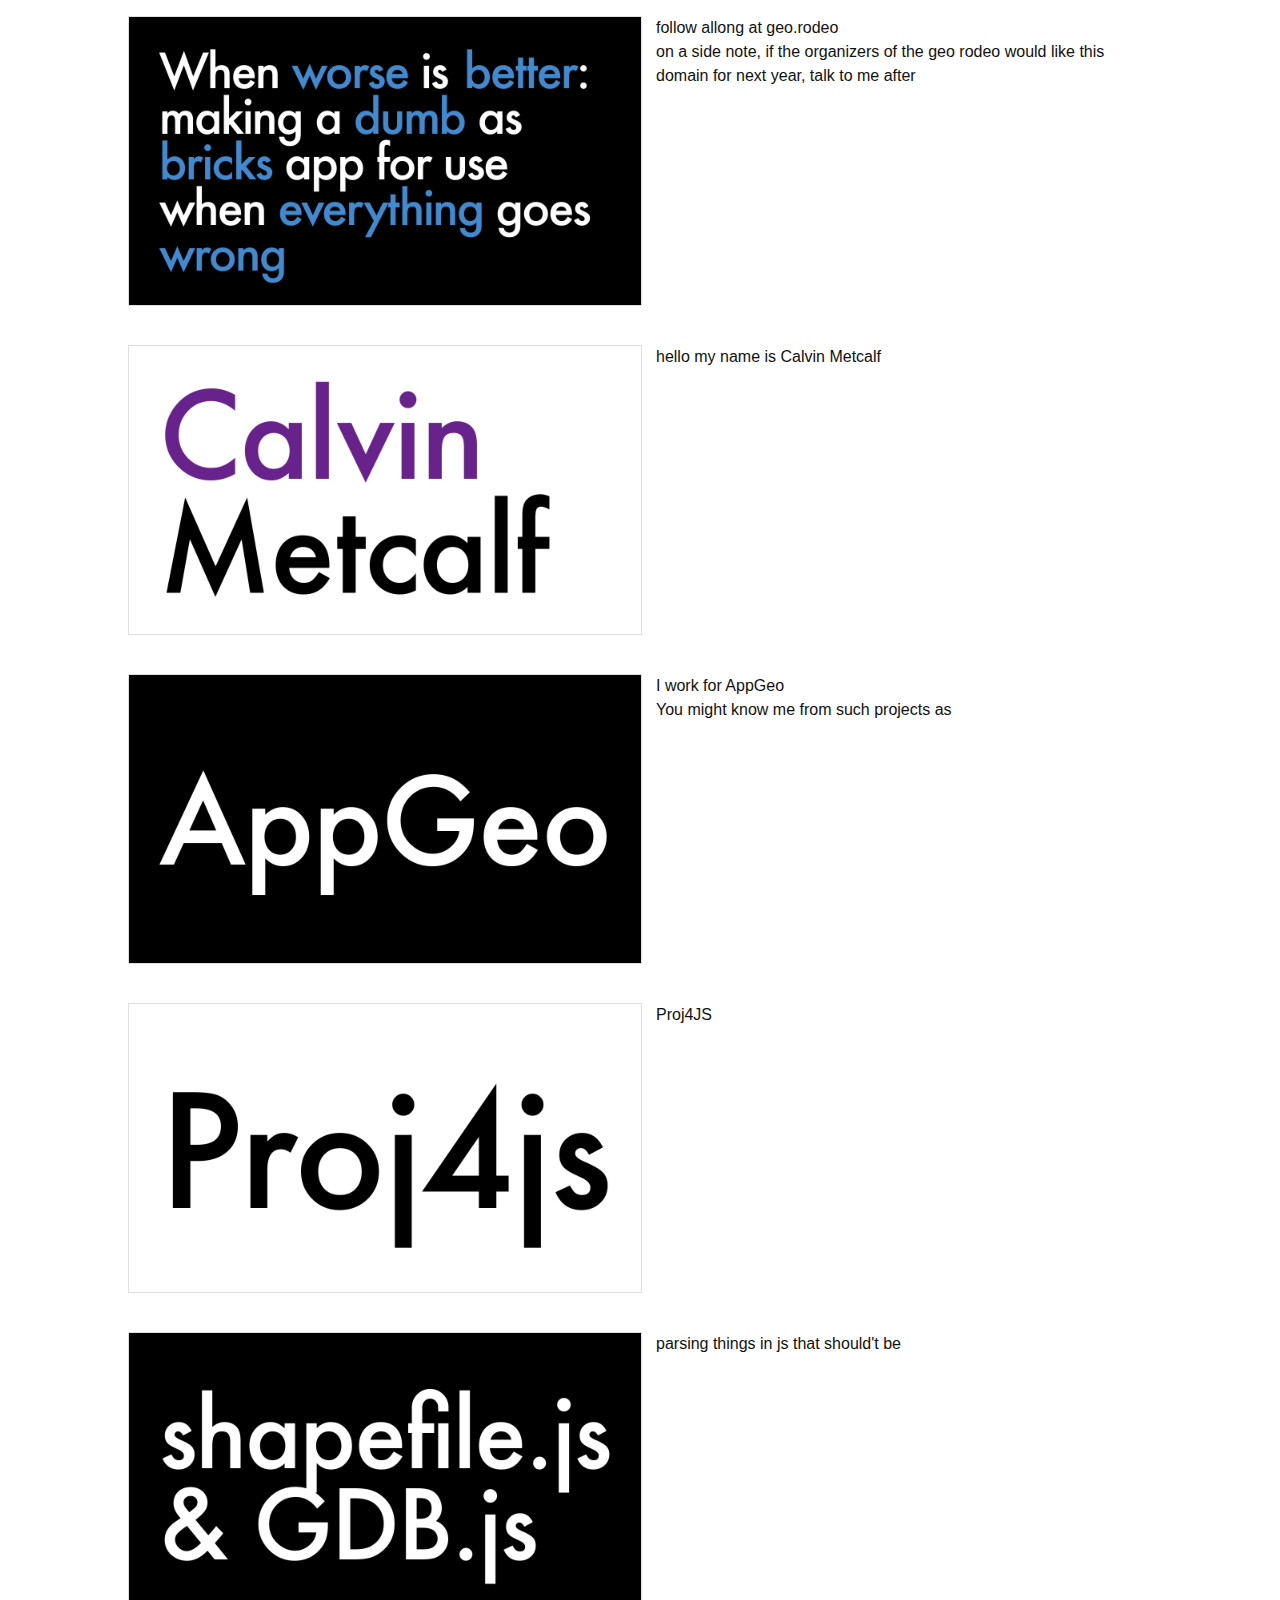
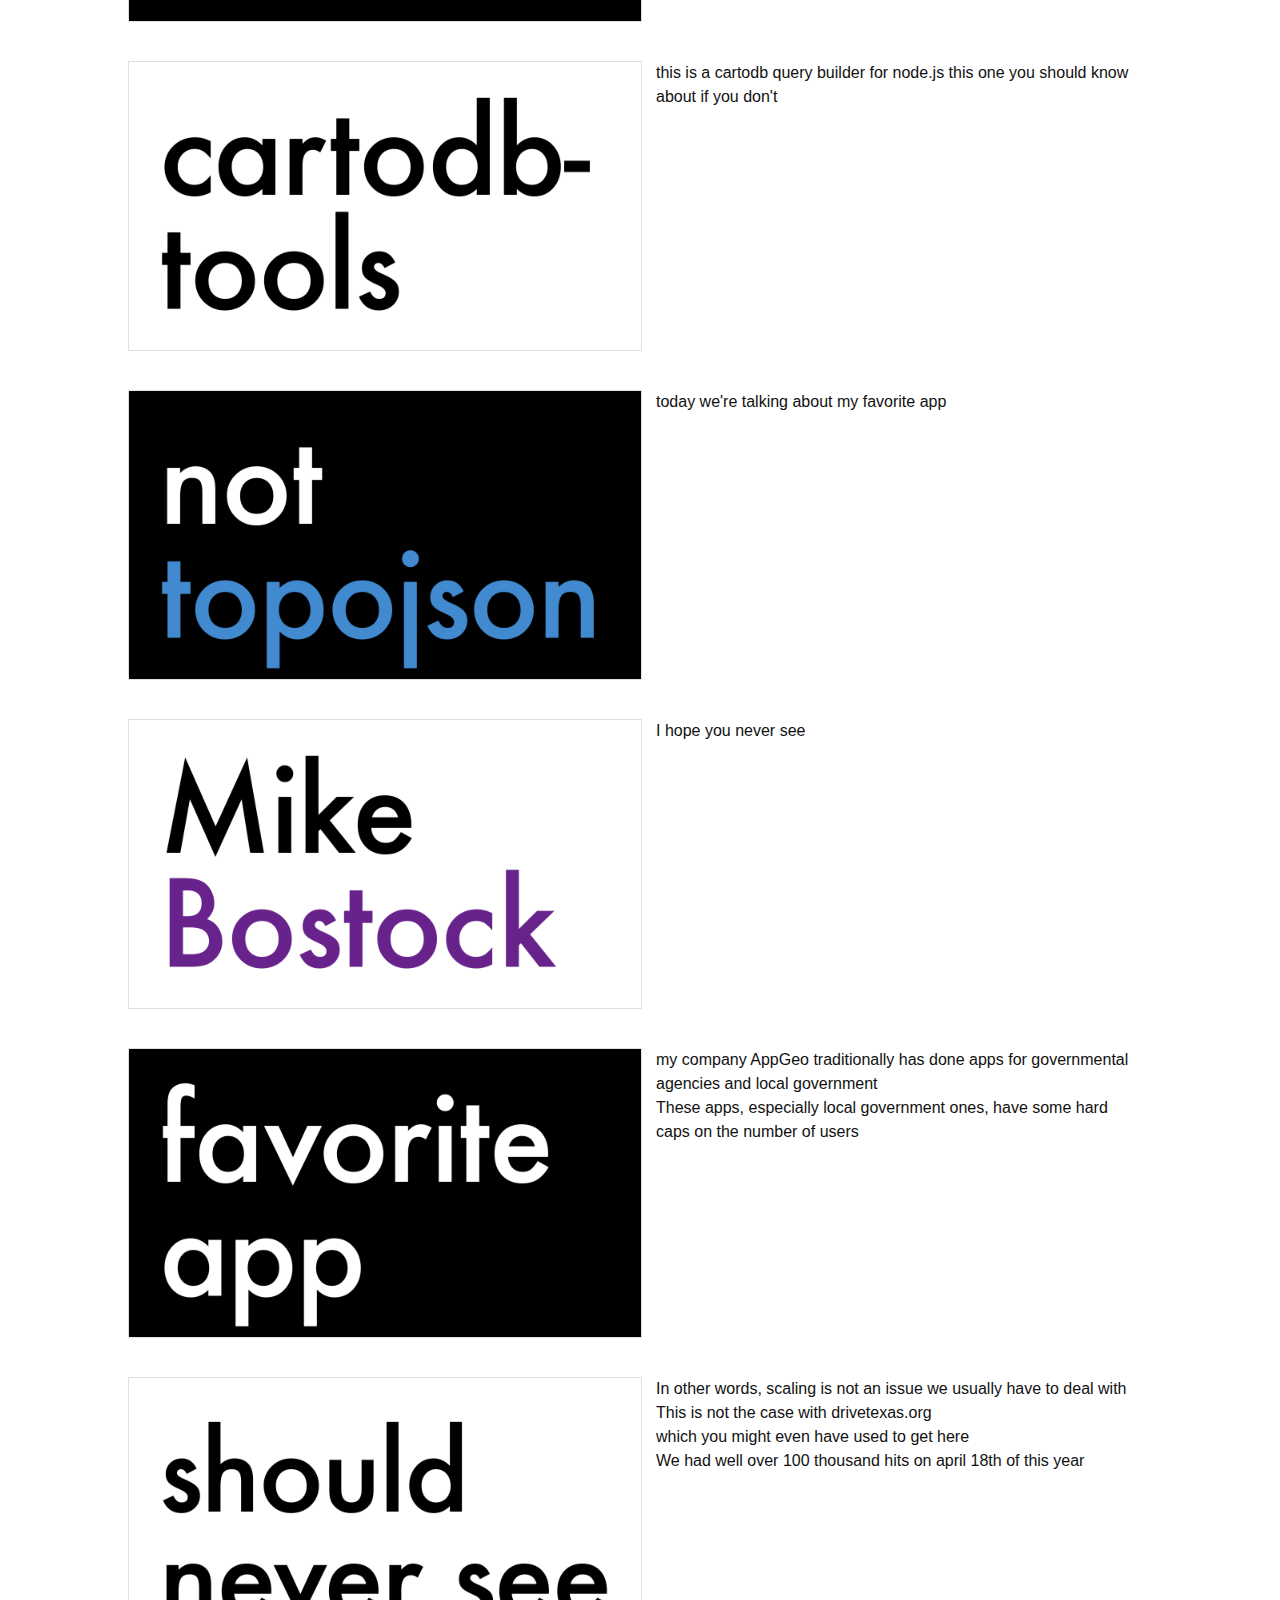
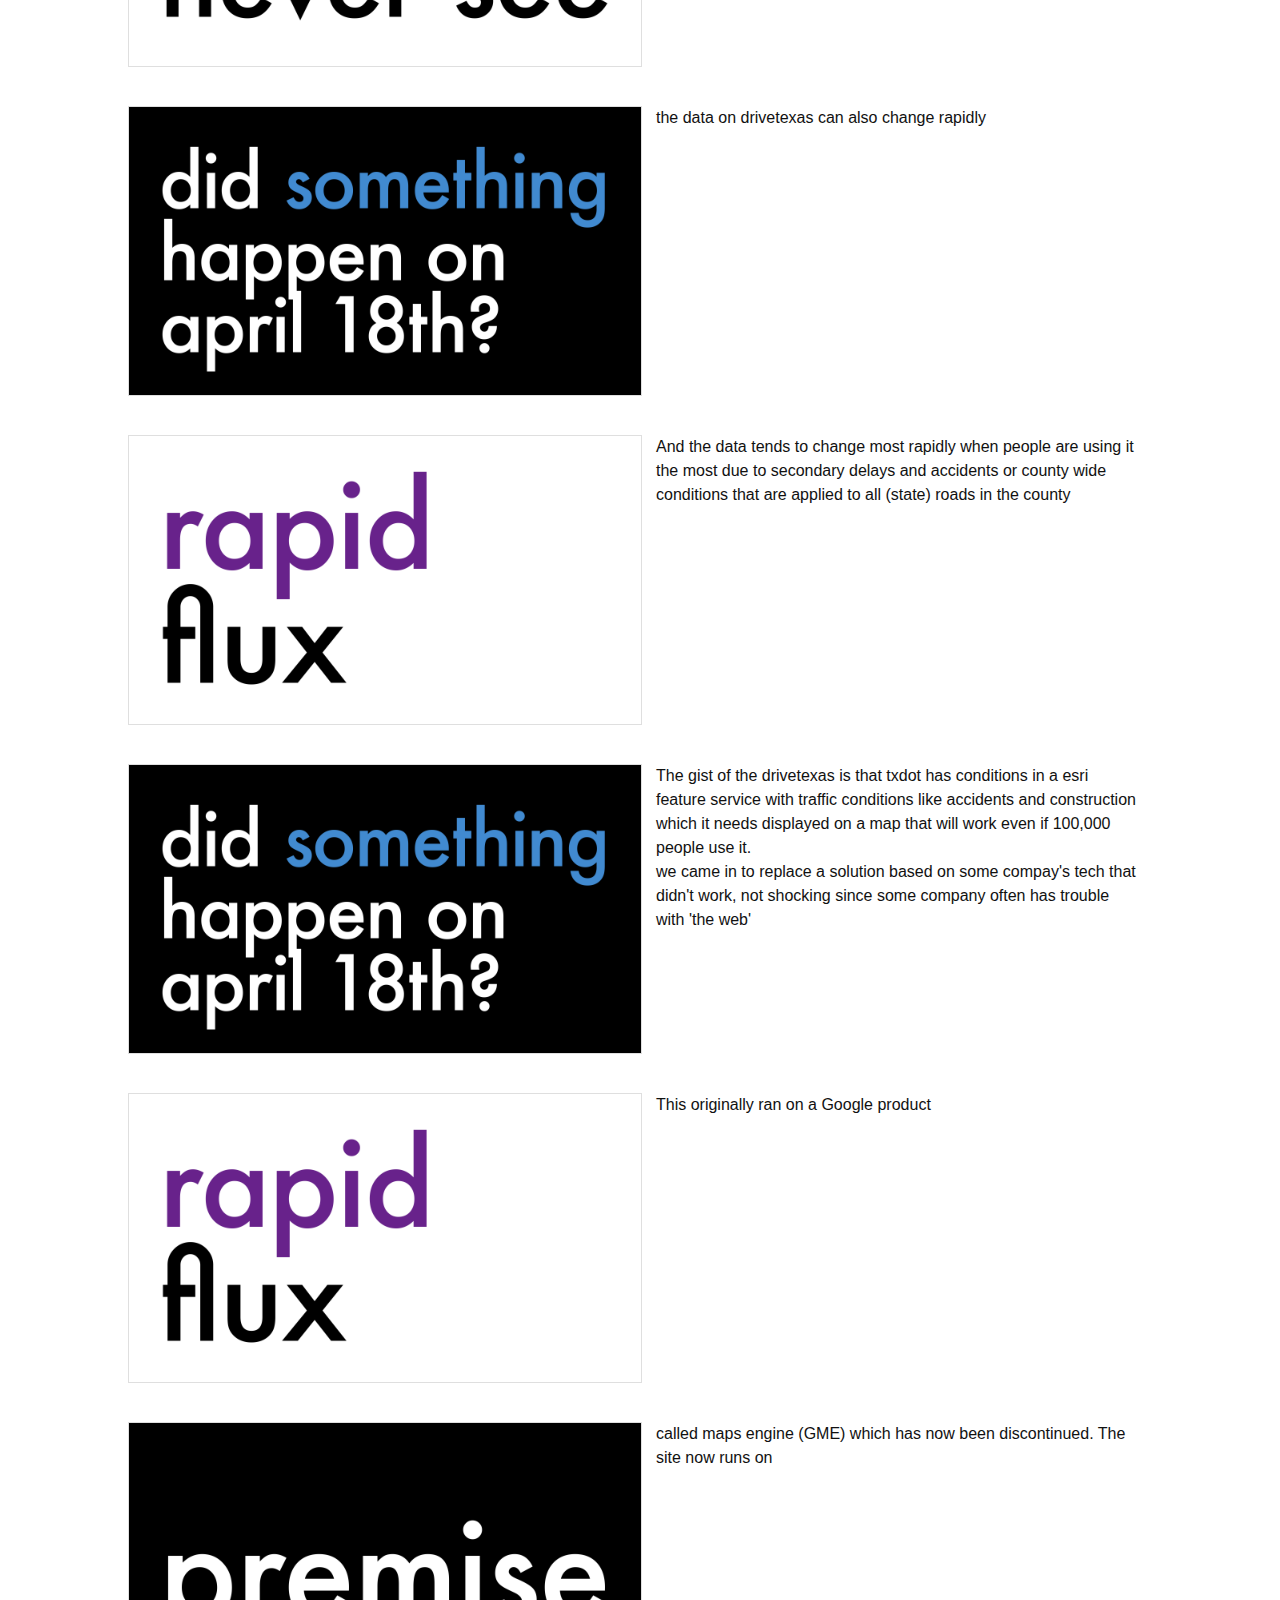
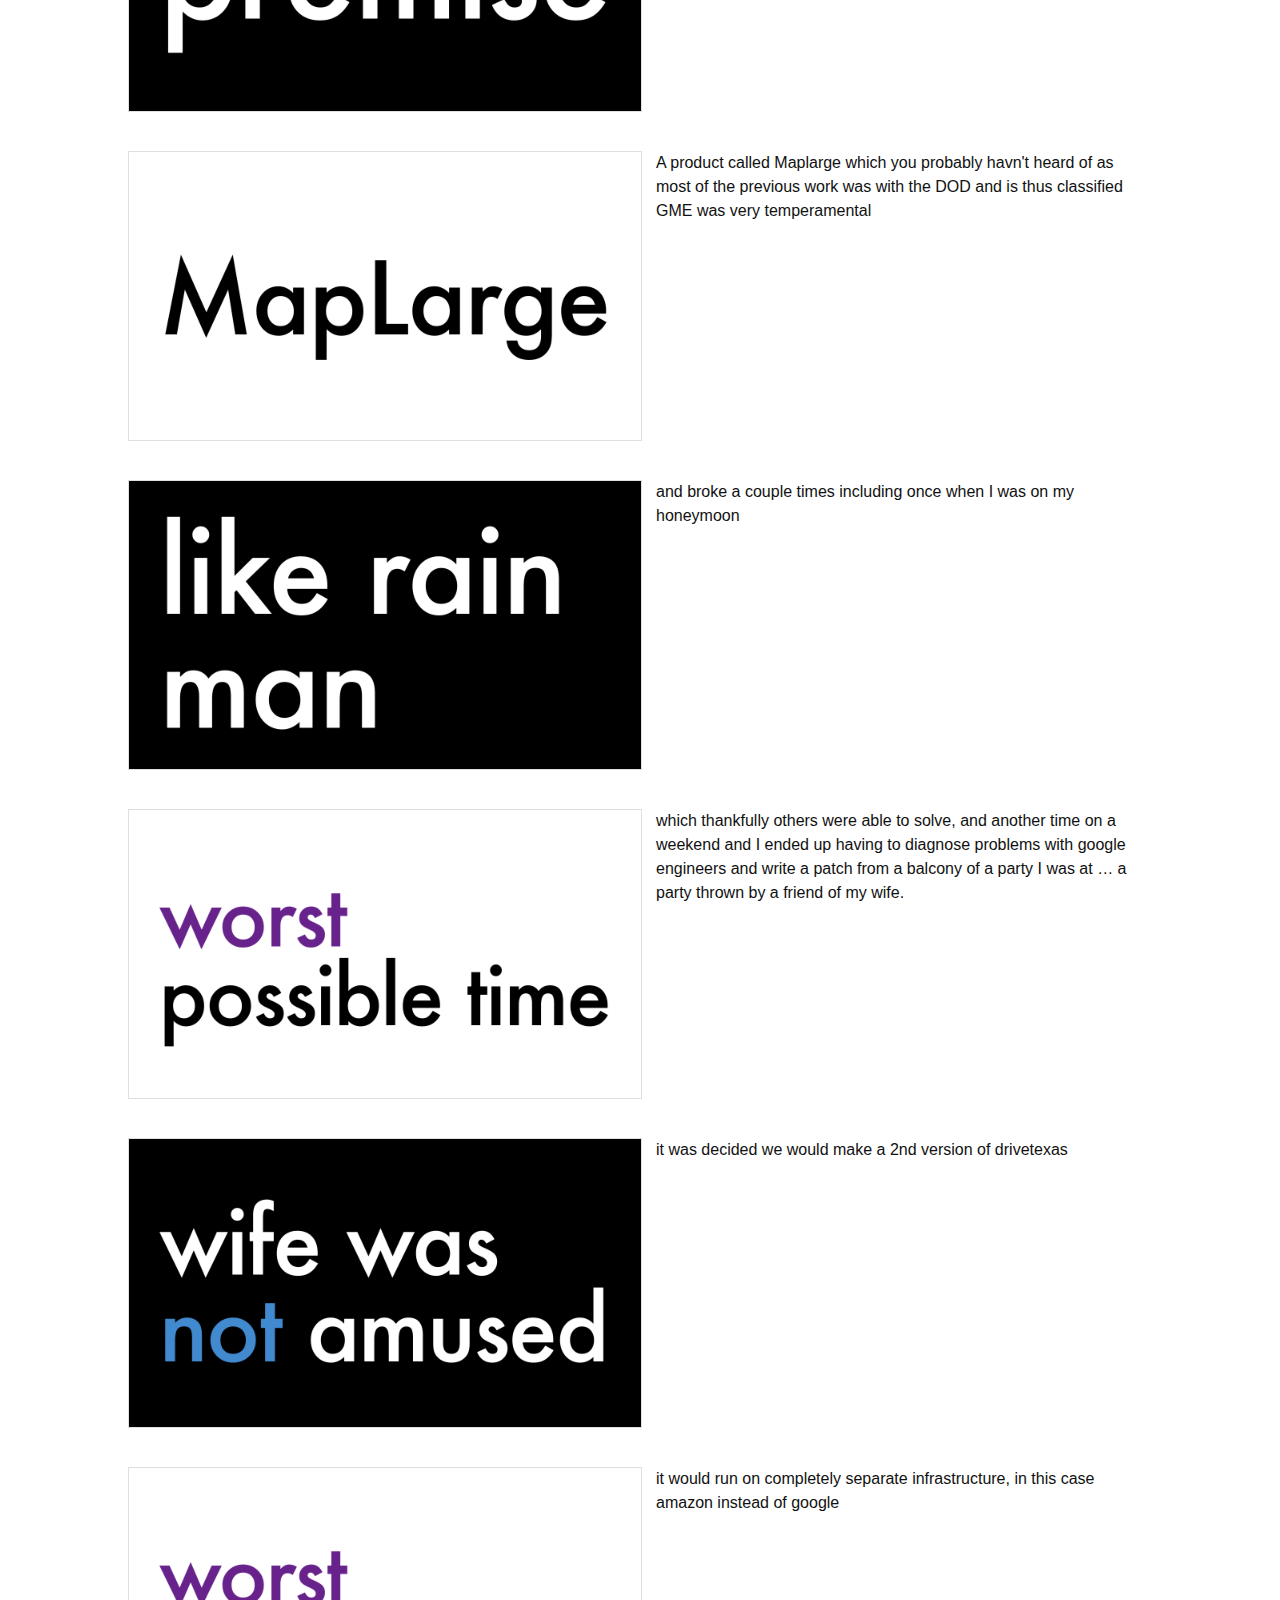
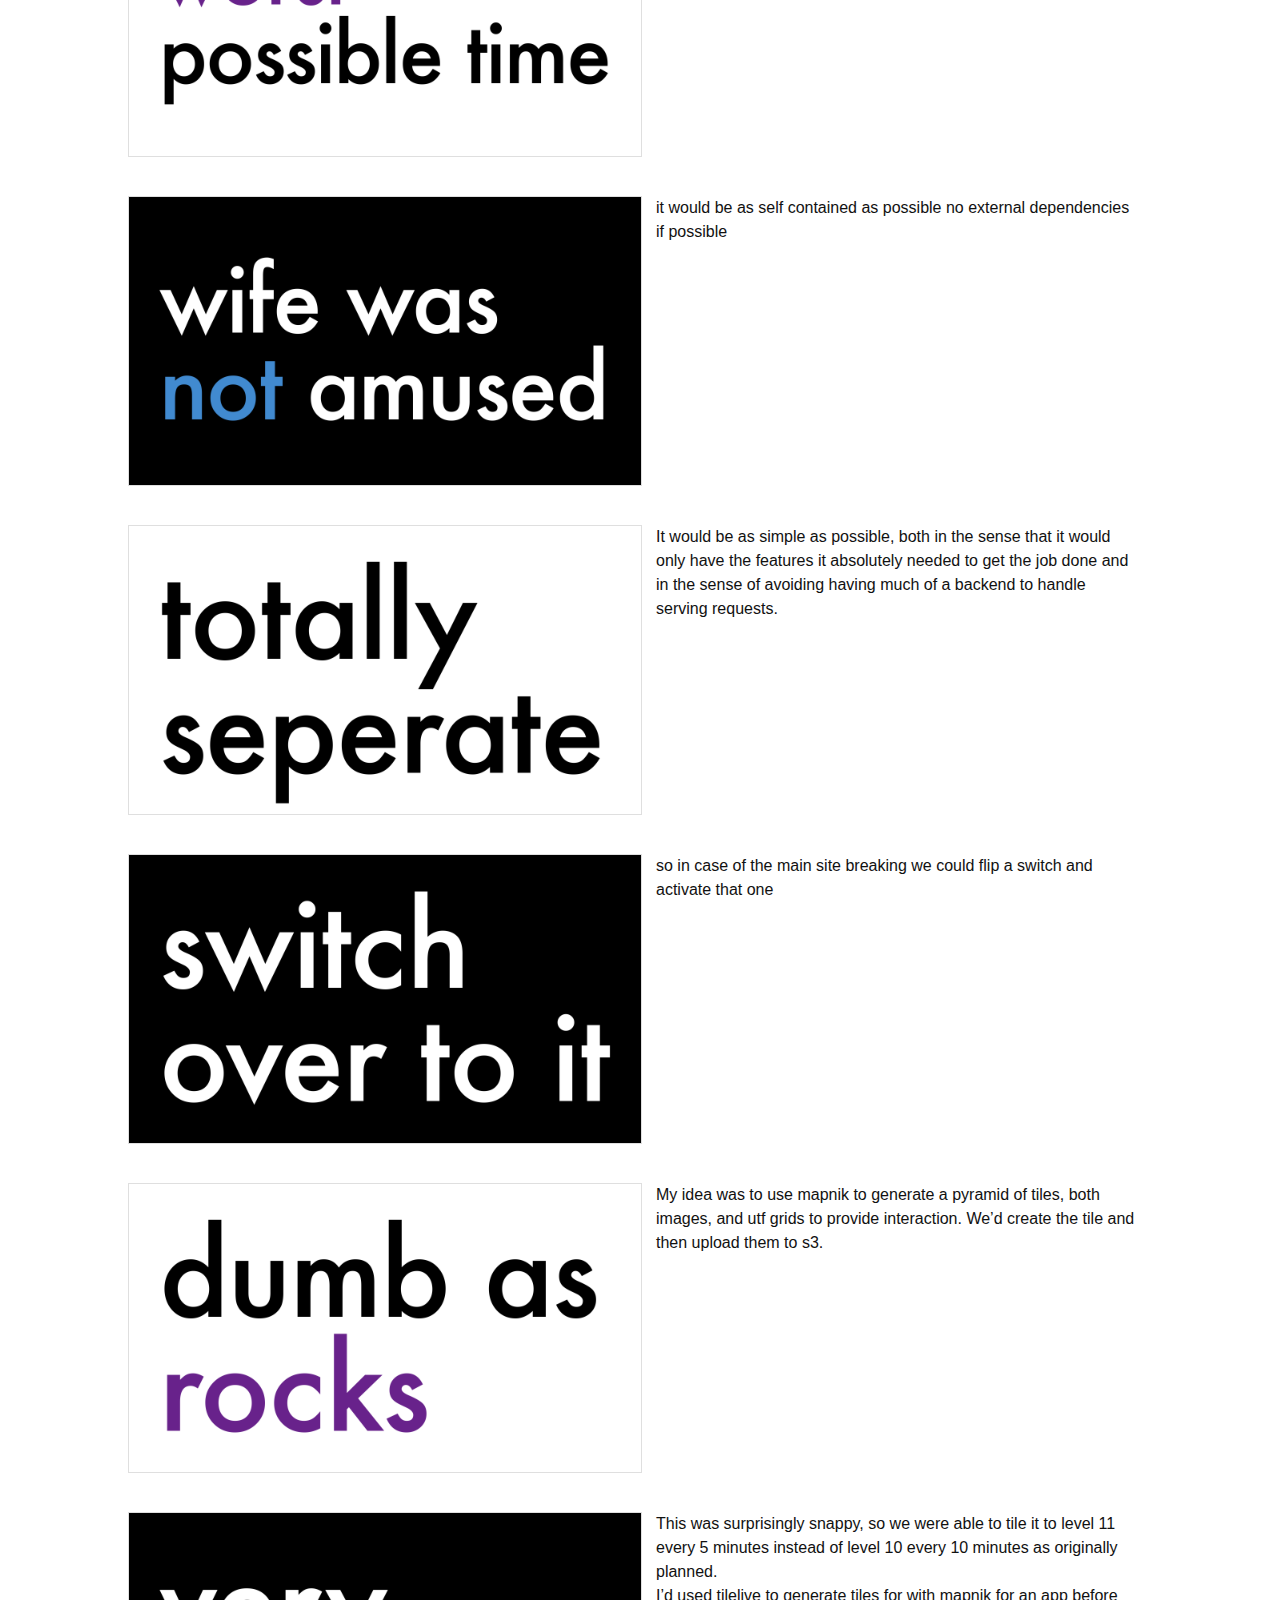
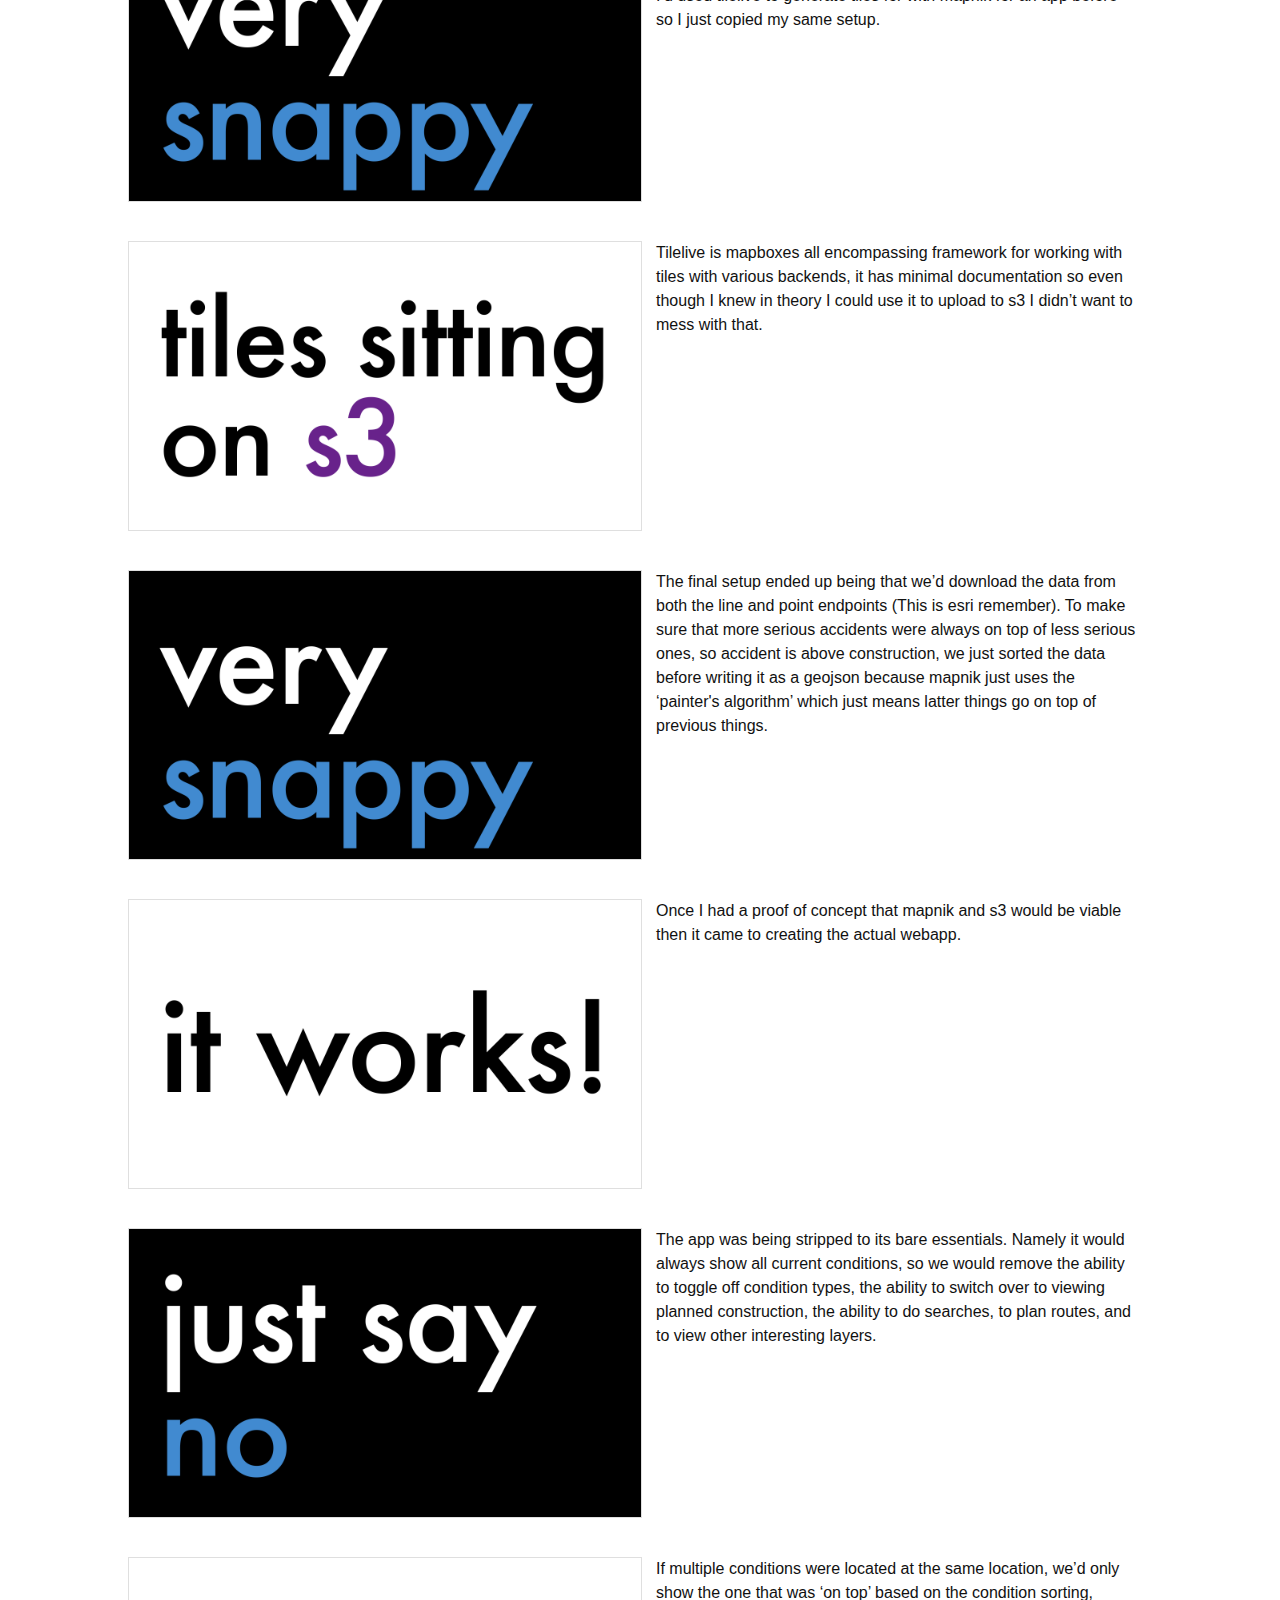
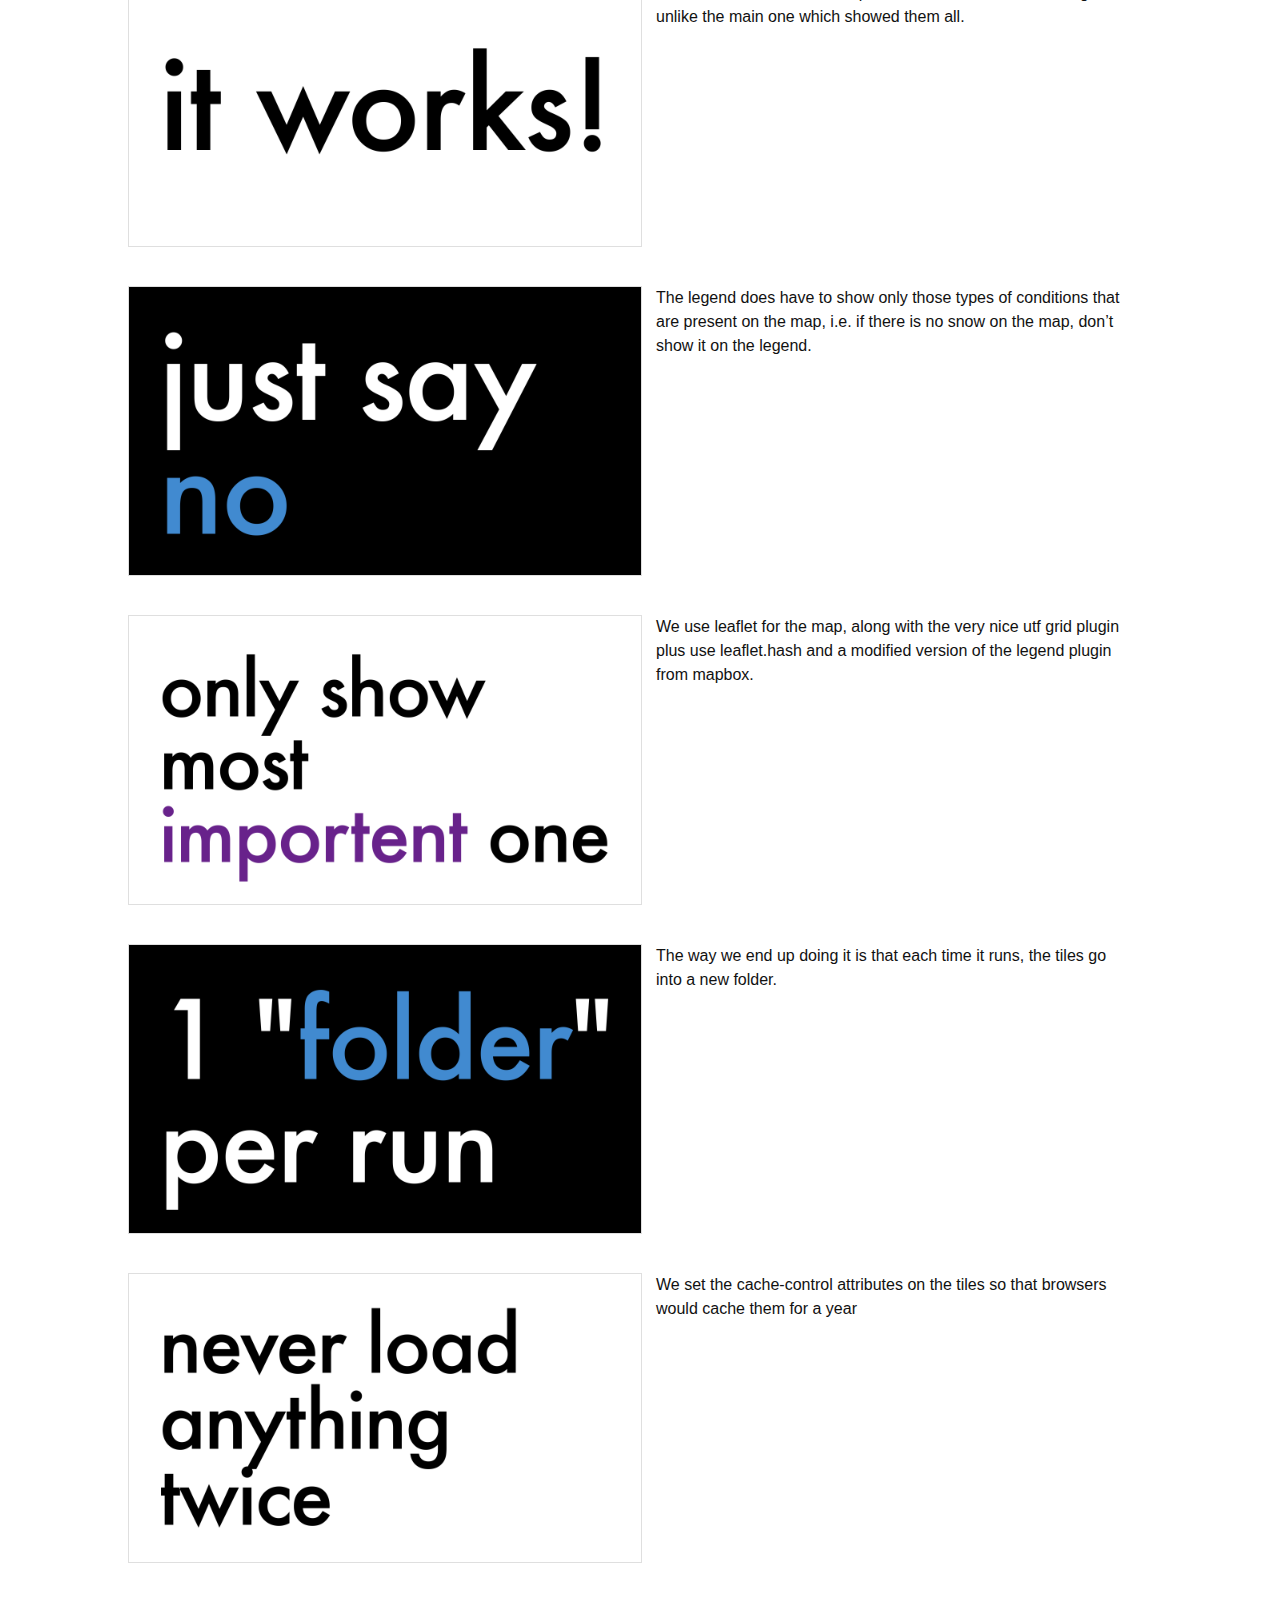
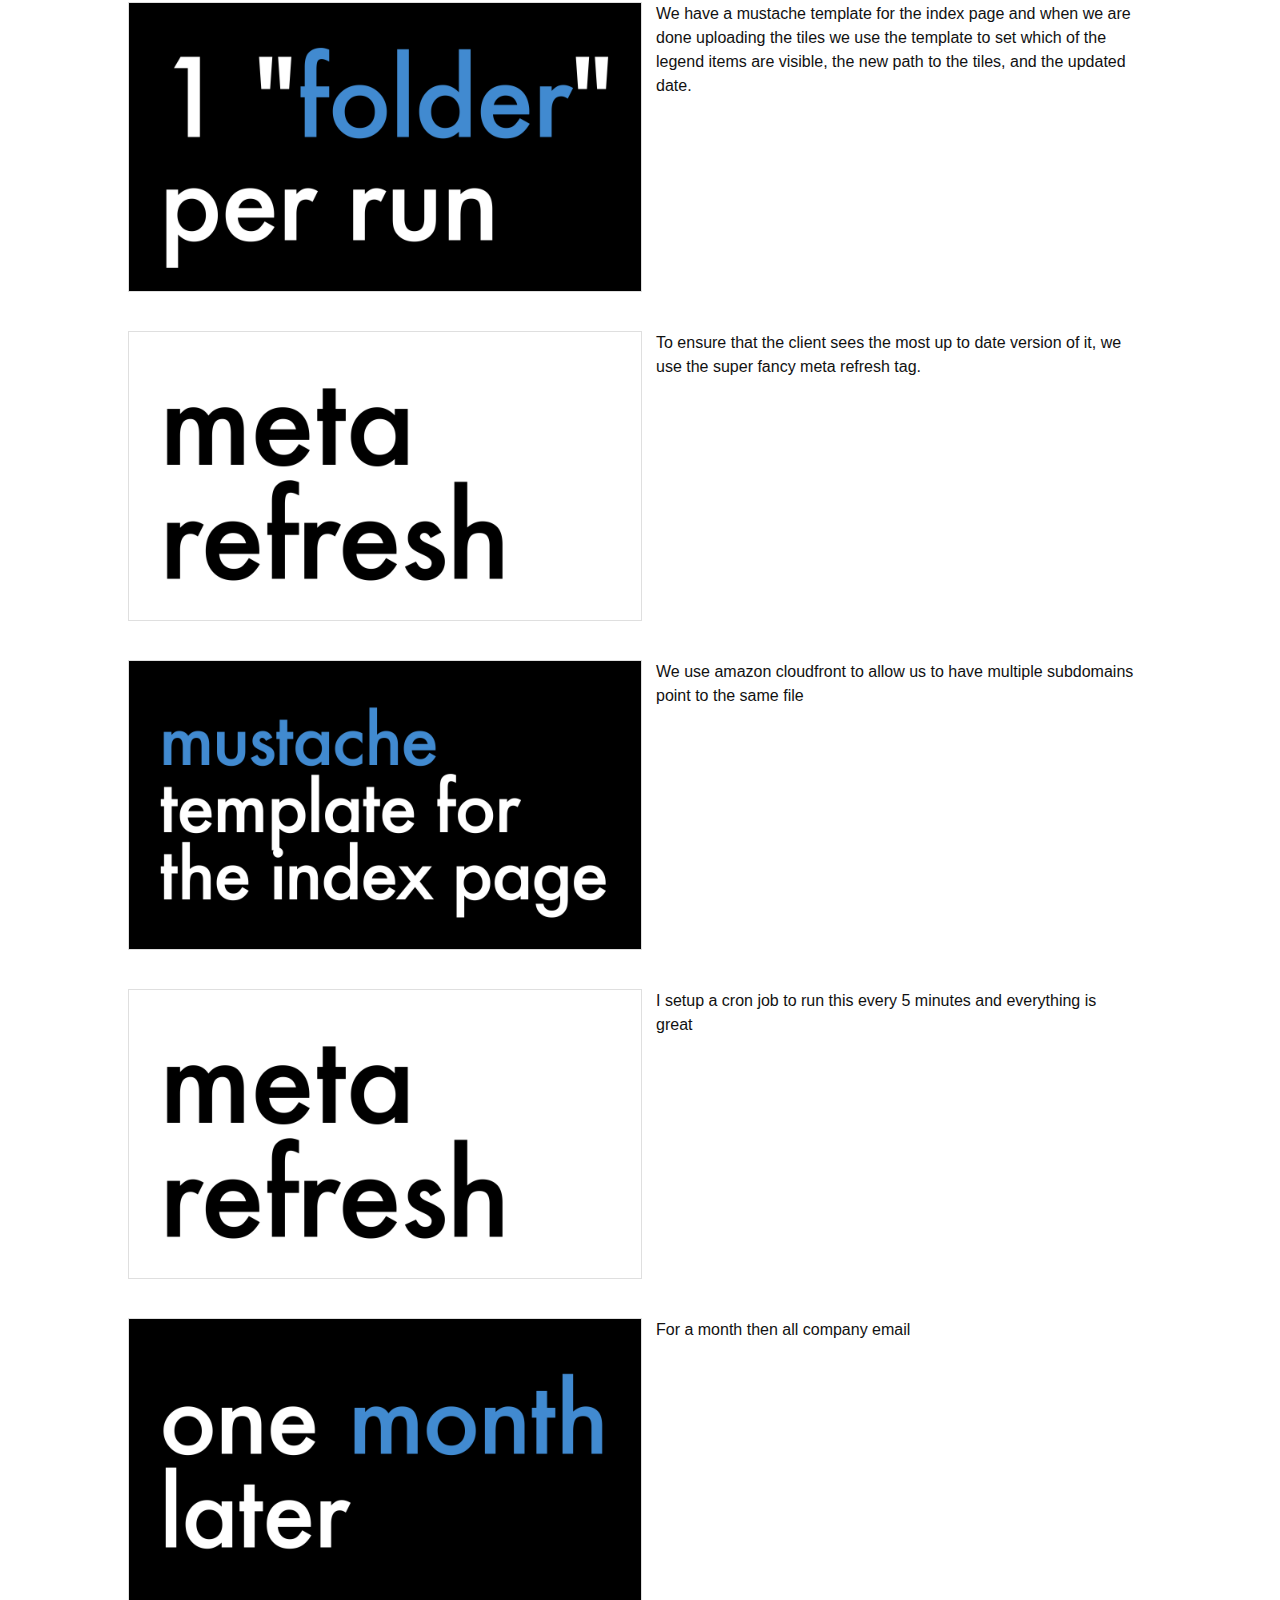
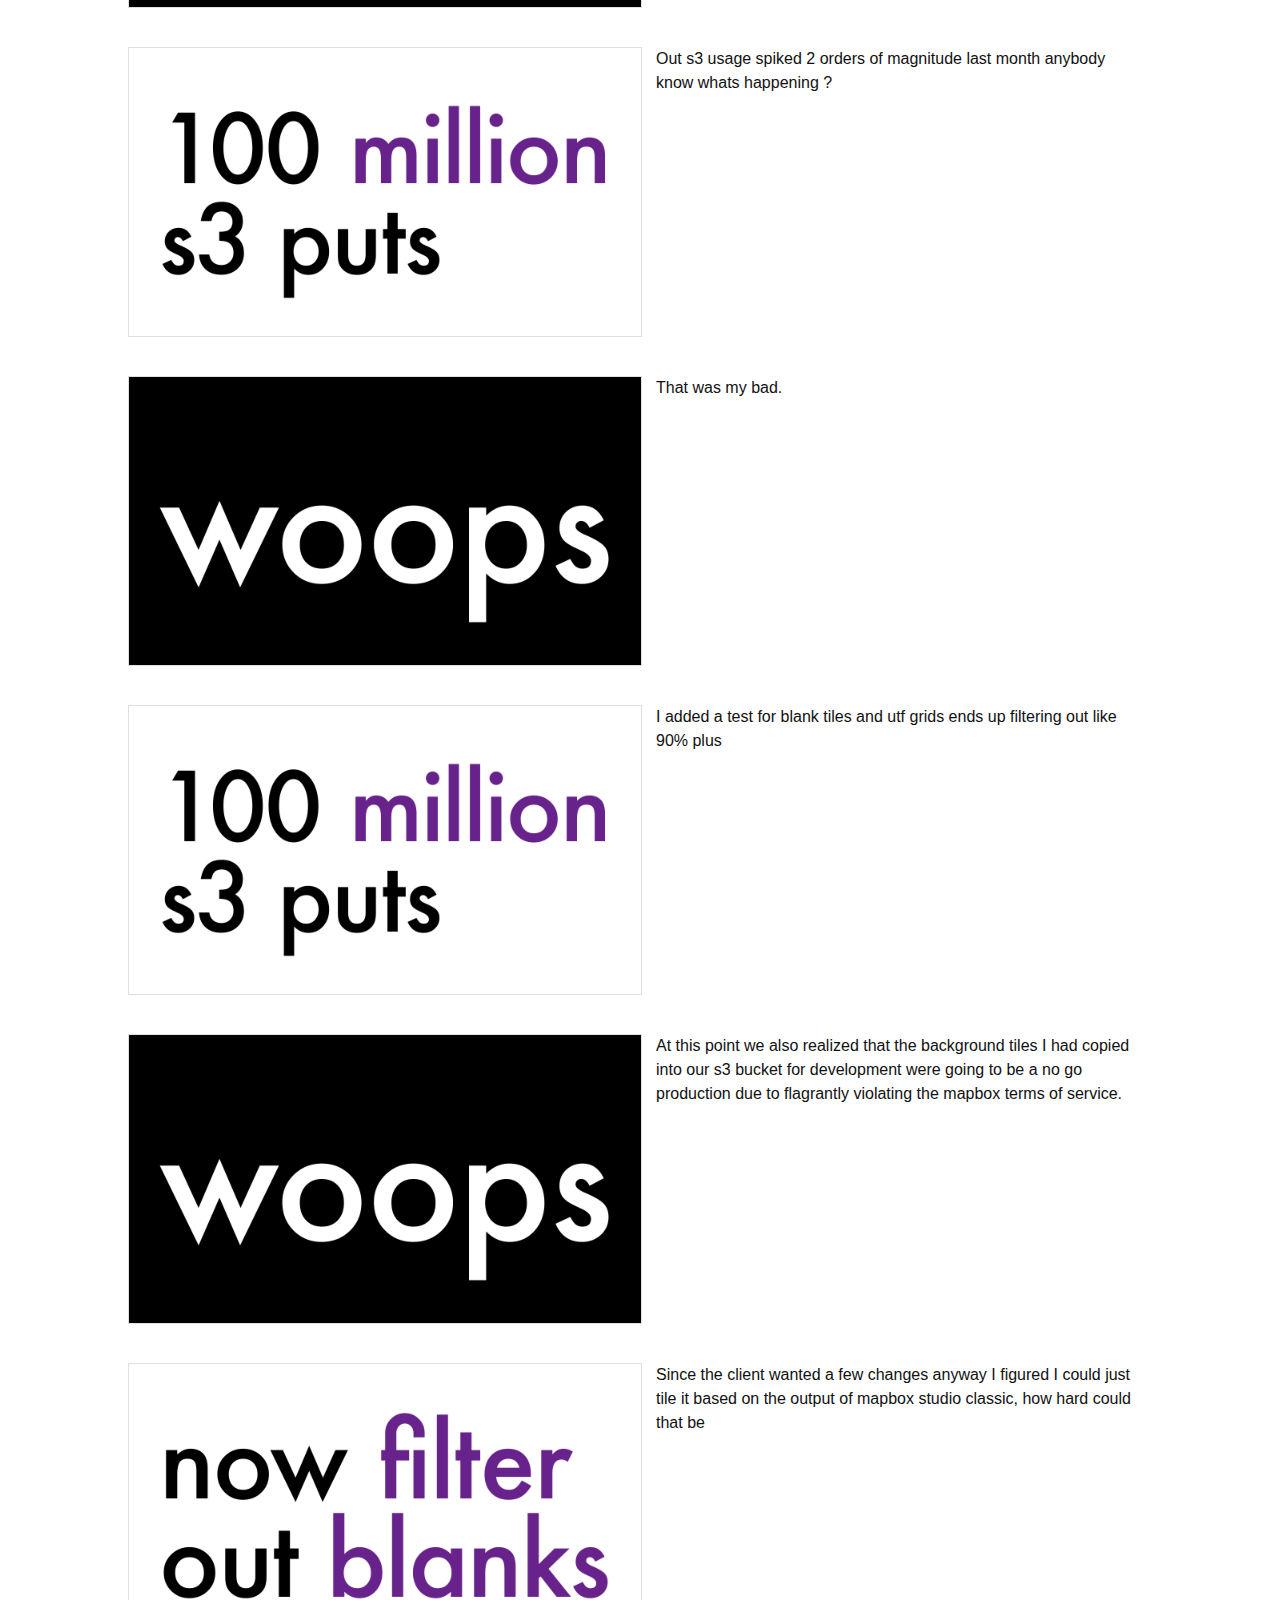
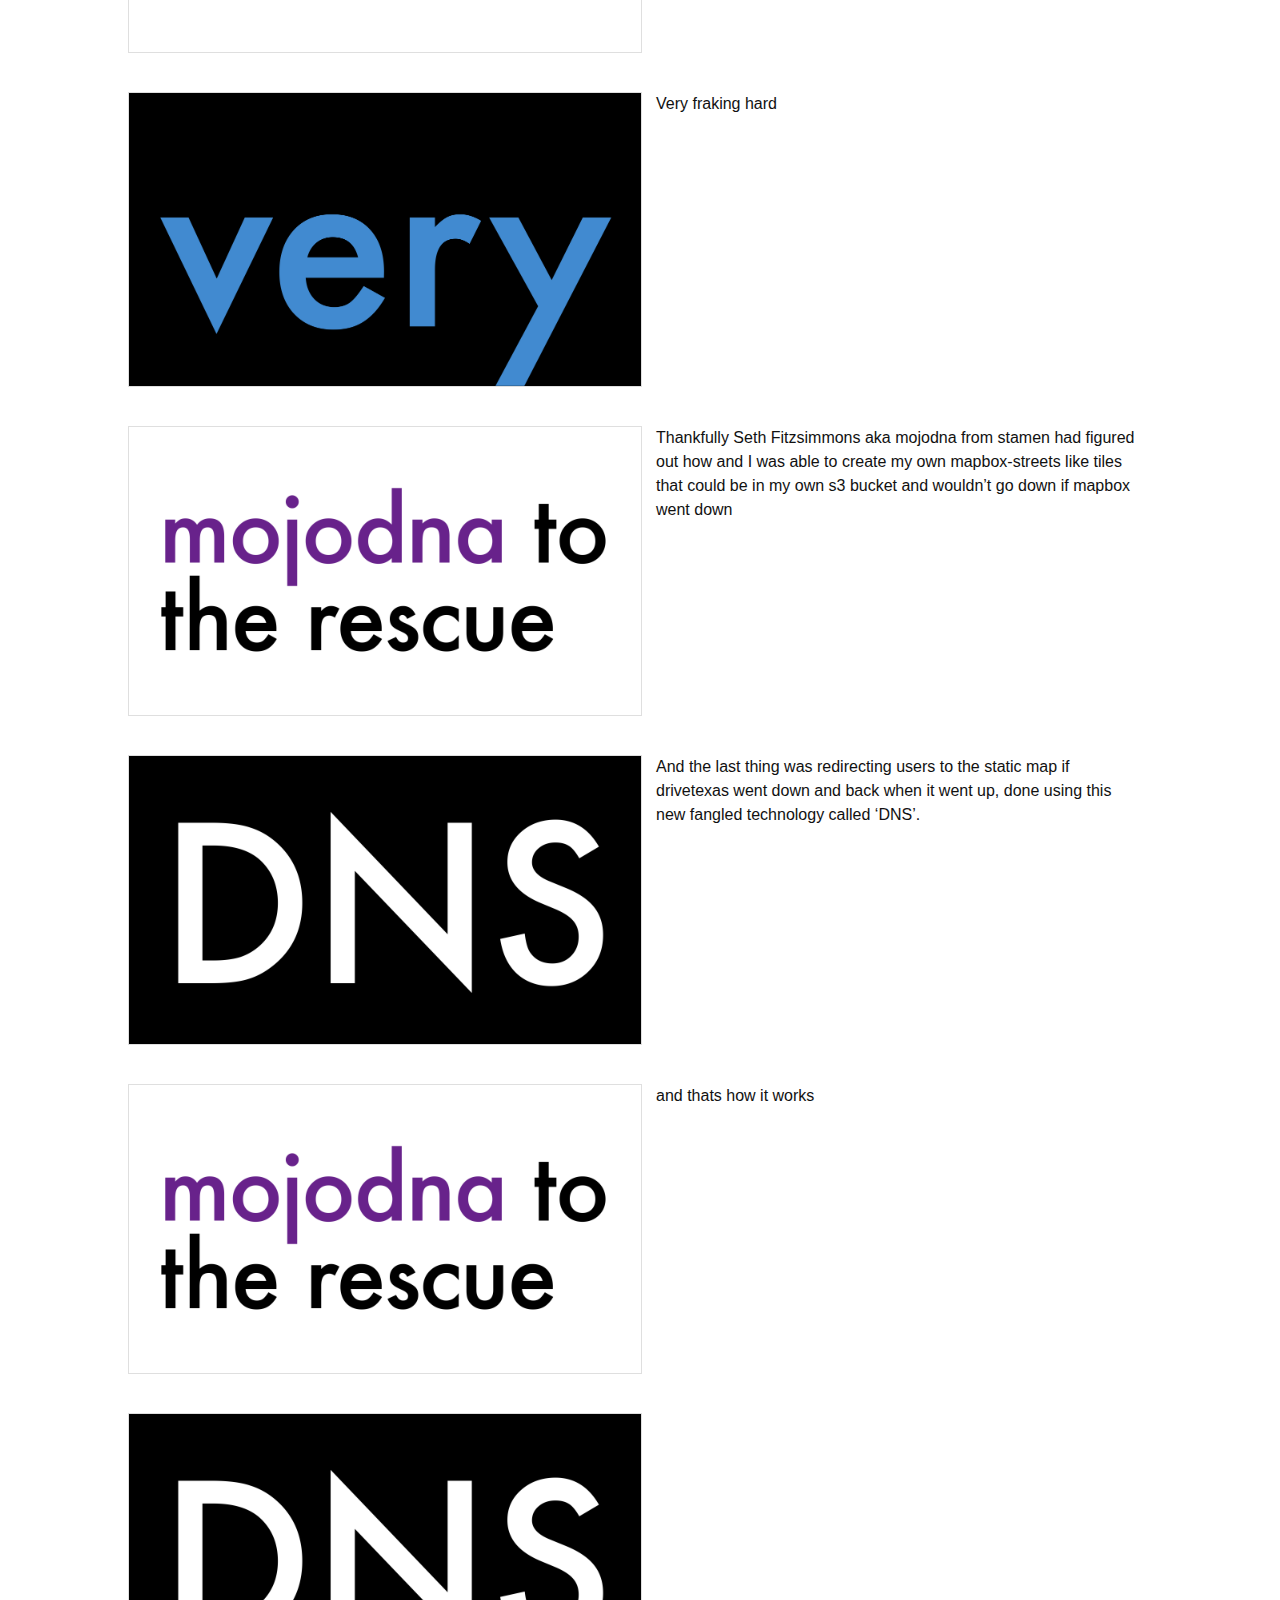
<file: printable/index.html>
<!DOCTYPE html>
<html>
<head>
  <meta http-equiv='content-type' content='text/html; charset=utf-8' />
  <title></title>
  <style>body{margin:0}img{max-width:100%}svg{max-height:100%}fieldset,input,select,textarea{font-family:inherit;font-size:1rem;box-sizing:border-box;margin-top:0;margin-bottom:0}label{vertical-align:middle}input[type=date],input[type=datetime-local],input[type=datetime],input[type=email],input[type=month],input[type=number],input[type=password],input[type=search],input[type=tel],input[type=text],input[type=time],input[type=url],input[type=week]{height:2.25rem;padding:.5rem .5rem;vertical-align:middle;-webkit-appearance:none}select{line-height:1.75;padding:.5rem .5rem}select:not([multiple]){height:2.25rem;vertical-align:middle}textarea{line-height:1.75;padding:.5rem .5rem}table{border-collapse:separate;border-spacing:0;max-width:100%;width:100%}th{text-align:left;font-weight:700}td,th{padding:.25rem 1rem;line-height:inherit}th{vertical-align:bottom}td{vertical-align:top}body{font-family:'Helvetica Neue',Helvetica,sans-serif;line-height:1.5;font-size:100%}h1,h2,h3,h4,h5,h6{font-family:'Helvetica Neue',Helvetica,sans-serif;font-weight:700;line-height:1.25;margin-top:1em;margin-bottom:.5em}p{margin-top:0;margin-bottom:1rem}dl,ol,ul{margin-top:0;margin-bottom:1rem}code,pre,samp{font-family:'Source Code Pro',Consolas,monospace;font-size:inherit}pre{margin-top:0;margin-bottom:1rem;overflow-x:scroll}h1{font-size:2rem}h2{font-size:1.5rem}h3{font-size:1.25rem}h4{font-size:1rem}h5{font-size:.875rem}h6{font-size:.75rem}body{color:#111;background-color:#fff}a{color:#0074d9;text-decoration:none}a:hover{text-decoration:underline}code,pre{background-color:transparent;border-radius:3px}hr{border:0;border-bottom-style:solid;border-bottom-width:1px;border-bottom-color:rgba(0,0,0,.125)}.field{border-style:solid;border-width:1px;border-color:rgba(0,0,0,.125);border-radius:3px}.field.is-focused,.field:focus{outline:0;border-color:#0074d9;box-shadow:0 0 0 2px rgba(0,116,217,.5)}.field.is-disabled,.field:disabled{background-color:rgba(0,0,0,.125);opacity:.5}.field.is-read-only,.field:read-only:not(select){background-color:rgba(0,0,0,.125)}.field.is-success{border-color:#2ecc40}.field.is-success.is-focused,.field.is-success:focus{box-shadow:0 0 0 2px rgba(46,204,64,.5)}.field.is-warning{border-color:#ffdc00}.field.is-warning.is-focused,.field.is-warning:focus{box-shadow:0 0 0 2px rgba(255,220,0,.5)}.field.is-error,.field:invalid{border-color:#ff4136}.field.is-error.is-focused,.field.is-error:focus,.field:invalid.is-focused,.field:invalid:focus{box-shadow:0 0 0 2px rgba(255,65,54,.5)}.table-light td,.table-light th{border-bottom-width:1px;border-bottom-style:solid;border-bottom-color:rgba(0,0,0,.125)}.table-light tr:last-child td{border-bottom:0}.btn{font-family:inherit;font-size:inherit;font-weight:700;text-decoration:none;cursor:pointer;display:inline-block;line-height:1.125rem;padding:.5rem 1rem;margin:0;height:auto;border:1px solid transparent;vertical-align:middle;-webkit-appearance:none;color:inherit;background-color:transparent}.btn:hover{text-decoration:none}.btn:focus{outline:0;border-color:rgba(0,0,0,.125);box-shadow:0 0 0 3px rgba(0,0,0,.25)}::-moz-focus-inner{border:0;padding:0}.btn-primary{color:#fff;background-color:#0074d9;border-radius:3px}.btn-primary:hover{box-shadow:inset 0 0 0 20rem rgba(0,0,0,.0625)}.btn-primary:active{box-shadow:inset 0 0 0 20rem rgba(0,0,0,.125),inset 0 3px 4px 0 rgba(0,0,0,.25),0 0 1px rgba(0,0,0,.125)}.btn-primary.is-disabled,.btn-primary:disabled{opacity:.5}.btn-outline,.btn-outline:hover{border-color:currentcolor}.btn-outline{border-radius:3px}.btn-outline:hover{box-shadow:inset 0 0 0 20rem rgba(0,0,0,.0625)}.btn-outline:active{box-shadow:inset 0 0 0 20rem rgba(0,0,0,.125),inset 0 3px 4px 0 rgba(0,0,0,.25),0 0 1px rgba(0,0,0,.125)}.btn-outline.is-disabled,.btn-outline:disabled{opacity:.5}.h1{font-size:2rem}.h2{font-size:1.5rem}.h3{font-size:1.25rem}.h4{font-size:1rem}.h5{font-size:.875rem}.h6{font-size:.75rem}.bold{font-weight:700}.regular{font-weight:400}.italic{font-style:italic}.caps{text-transform:uppercase;letter-spacing:.2em}.left-align{text-align:left}.center{text-align:center}.right-align{text-align:right}.justify{text-align:justify}.nowrap{white-space:nowrap}.break-word{word-wrap:break-word}.truncate{max-width:100%;overflow:hidden;text-overflow:ellipsis;white-space:nowrap}.list-reset{list-style:none;padding-left:0}.inline{display:inline}.block{display:block}.inline-block{display:inline-block}.table{display:table}.table-cell{display:table-cell}.overflow-hidden{overflow:hidden}.overflow-scroll{overflow:scroll}.overflow-auto{overflow:auto}.clearfix:after,.clearfix:before{content:" ";display:table}.clearfix:after{clear:both}.left{float:left}.right{float:right}.fit{max-width:100%}.border-box{box-sizing:border-box}.align-baseline{vertical-align:baseline}.align-top{vertical-align:top}.align-middle{vertical-align:middle}.align-bottom{vertical-align:bottom}.m0{margin:0}.mt0{margin-top:0}.mr0{margin-right:0}.mb0{margin-bottom:0}.ml0{margin-left:0}.m1{margin:.5rem}.mt1{margin-top:.5rem}.mr1{margin-right:.5rem}.mb1{margin-bottom:.5rem}.ml1{margin-left:.5rem}.m2{margin:1rem}.mt2{margin-top:1rem}.mr2{margin-right:1rem}.mb2{margin-bottom:1rem}.ml2{margin-left:1rem}.m3{margin:2rem}.mt3{margin-top:2rem}.mr3{margin-right:2rem}.mb3{margin-bottom:2rem}.ml3{margin-left:2rem}.m4{margin:4rem}.mt4{margin-top:4rem}.mr4{margin-right:4rem}.mb4{margin-bottom:4rem}.ml4{margin-left:4rem}.mxn1{margin-left:-.5rem;margin-right:-.5rem}.mxn2{margin-left:-1rem;margin-right:-1rem}.mxn3{margin-left:-2rem;margin-right:-2rem}.mxn4{margin-left:-4rem;margin-right:-4rem}.mx-auto{margin-left:auto;margin-right:auto}.p0{padding:0}.p1{padding:.5rem}.py1{padding-top:.5rem;padding-bottom:.5rem}.px1{padding-left:.5rem;padding-right:.5rem}.p2{padding:1rem}.py2{padding-top:1rem;padding-bottom:1rem}.px2{padding-left:1rem;padding-right:1rem}.p3{padding:2rem}.py3{padding-top:2rem;padding-bottom:2rem}.px3{padding-left:2rem;padding-right:2rem}.p4{padding:4rem}.py4{padding-top:4rem;padding-bottom:4rem}.px4{padding-left:4rem;padding-right:4rem}.relative{position:relative}.absolute{position:absolute}.fixed{position:fixed}.top-0{top:0}.right-0{right:0}.bottom-0{bottom:0}.left-0{left:0}.z1{z-index:1}.z2{z-index:2}.z3{z-index:3}.z4{z-index:4}.lg-show,.md-show,.sm-show{display:none!important}@media (min-width:40em){.sm-show{display:block!important}}@media (min-width:52em){.md-show{display:block!important}}@media (min-width:64em){.lg-show{display:block!important}}@media (min-width:40em){.sm-hide{display:none!important}}@media (min-width:52em){.md-hide{display:none!important}}@media (min-width:64em){.lg-hide{display:none!important}}.display-none{display:none!important}.hide{position:absolute!important;height:1px;width:1px;overflow:hidden;clip:rect(1px,1px,1px,1px)}.container{max-width:64em;margin-left:auto;margin-right:auto}.col{float:left;box-sizing:border-box}.col-right{float:right;box-sizing:border-box}.col-1{width:8.33333%}.col-2{width:16.66667%}.col-3{width:25%}.col-4{width:33.33333%}.col-5{width:41.66667%}.col-6{width:50%}.col-7{width:58.33333%}.col-8{width:66.66667%}.col-9{width:75%}.col-10{width:83.33333%}.col-11{width:91.66667%}.col-12{width:100%}@media (min-width:40em){.sm-col{float:left;box-sizing:border-box}.sm-col-right{float:right;box-sizing:border-box}.sm-col-1{width:8.33333%}.sm-col-2{width:16.66667%}.sm-col-3{width:25%}.sm-col-4{width:33.33333%}.sm-col-5{width:41.66667%}.sm-col-6{width:50%}.sm-col-7{width:58.33333%}.sm-col-8{width:66.66667%}.sm-col-9{width:75%}.sm-col-10{width:83.33333%}.sm-col-11{width:91.66667%}.sm-col-12{width:100%}}@media (min-width:52em){.md-col{float:left;box-sizing:border-box}.md-col-right{float:right;box-sizing:border-box}.md-col-1{width:8.33333%}.md-col-2{width:16.66667%}.md-col-3{width:25%}.md-col-4{width:33.33333%}.md-col-5{width:41.66667%}.md-col-6{width:50%}.md-col-7{width:58.33333%}.md-col-8{width:66.66667%}.md-col-9{width:75%}.md-col-10{width:83.33333%}.md-col-11{width:91.66667%}.md-col-12{width:100%}}@media (min-width:64em){.lg-col{float:left;box-sizing:border-box}.lg-col-right{float:right;box-sizing:border-box}.lg-col-1{width:8.33333%}.lg-col-2{width:16.66667%}.lg-col-3{width:25%}.lg-col-4{width:33.33333%}.lg-col-5{width:41.66667%}.lg-col-6{width:50%}.lg-col-7{width:58.33333%}.lg-col-8{width:66.66667%}.lg-col-9{width:75%}.lg-col-10{width:83.33333%}.lg-col-11{width:91.66667%}.lg-col-12{width:100%}}.flex{display:-webkit-box;display:-webkit-flex;display:-ms-flexbox;display:flex}.flex-column{-webkit-box-orient:vertical;-webkit-box-direction:normal;-webkit-flex-direction:column;-ms-flex-direction:column;flex-direction:column}.flex-wrap{-webkit-flex-wrap:wrap;-ms-flex-wrap:wrap;flex-wrap:wrap}.flex-center{-webkit-box-align:center;-webkit-align-items:center;-ms-flex-align:center;align-items:center}.flex-baseline{-webkit-box-align:baseline;-webkit-align-items:baseline;-ms-flex-align:baseline;align-items:baseline}.flex-stretch{-webkit-box-align:stretch;-webkit-align-items:stretch;-ms-flex-align:stretch;align-items:stretch}.flex-start{-webkit-box-align:start;-webkit-align-items:flex-start;-ms-flex-align:start;align-items:flex-start}.flex-end{-webkit-box-align:end;-webkit-align-items:flex-end;-ms-flex-align:end;align-items:flex-end}.flex-justify{-webkit-box-pack:justify;-webkit-justify-content:space-between;-ms-flex-pack:justify;justify-content:space-between}.flex-auto{-webkit-box-flex:1;-webkit-flex:1 1 auto;-ms-flex:1 1 auto;flex:1 1 auto;min-width:0;min-height:0}.flex-grow{-webkit-box-flex:1;-webkit-flex:1 0 auto;-ms-flex:1 0 auto;flex:1 0 auto}.flex-none{-webkit-box-flex:0;-webkit-flex:none;-ms-flex:none;flex:none}.flex-first{-webkit-box-ordinal-group:0;-webkit-order:-1;-ms-flex-order:-1;order:-1}.flex-last{-webkit-box-ordinal-group:100000;-webkit-order:99999;-ms-flex-order:99999;order:99999}@media (min-width:40em){.sm-flex{display:-webkit-box;display:-webkit-flex;display:-ms-flexbox;display:flex}}@media (min-width:52em){.md-flex{display:-webkit-box;display:-webkit-flex;display:-ms-flexbox;display:flex}}@media (min-width:64em){.lg-flex{display:-webkit-box;display:-webkit-flex;display:-ms-flexbox;display:flex}}.border{border-style:solid;border-width:1px;border-color:rgba(0,0,0,.125)}.border-top{border-top-style:solid;border-top-width:1px;border-top-color:rgba(0,0,0,.125)}.border-right{border-right-style:solid;border-right-width:1px;border-right-color:rgba(0,0,0,.125)}.border-bottom{border-bottom-style:solid;border-bottom-width:1px;border-bottom-color:rgba(0,0,0,.125)}.border-left{border-left-style:solid;border-left-width:1px;border-left-color:rgba(0,0,0,.125)}.border-none{border:0}.rounded{border-radius:3px}.circle{border-radius:50%}.rounded-top{border-radius:3px 3px 0 0}.rounded-right{border-radius:0 3px 3px 0}.rounded-bottom{border-radius:0 0 3px 3px}.rounded-left{border-radius:3px 0 0 3px}.not-rounded{border-radius:0}.black{color:#111}.gray{color:#aaa}.silver{color:#ddd}.white{color:#fff}.aqua{color:#7fdbff}.blue{color:#0074d9}.navy{color:#001f3f}.teal{color:#39cccc}.green{color:#2ecc40}.olive{color:#3d9970}.lime{color:#01ff70}.yellow{color:#ffdc00}.orange{color:#ff851b}.red{color:#ff4136}.fuchsia{color:#f012be}.purple{color:#b10dc9}.maroon{color:#85144b}.color-inherit{color:inherit}.muted{opacity:.5}.bg-black{background-color:#111}.bg-gray{background-color:#aaa}.bg-silver{background-color:#ddd}.bg-white{background-color:#fff}.bg-aqua{background-color:#7fdbff}.bg-blue{background-color:#0074d9}.bg-navy{background-color:#001f3f}.bg-teal{background-color:#39cccc}.bg-green{background-color:#2ecc40}.bg-olive{background-color:#3d9970}.bg-lime{background-color:#01ff70}.bg-yellow{background-color:#ffdc00}.bg-orange{background-color:#ff851b}.bg-red{background-color:#ff4136}.bg-fuchsia{background-color:#f012be}.bg-purple{background-color:#b10dc9}.bg-maroon{background-color:#85144b}.bg-darken-1{background-color:rgba(0,0,0,.0625)}.bg-darken-2{background-color:rgba(0,0,0,.125)}.bg-darken-3{background-color:rgba(0,0,0,.25)}.bg-darken-4{background-color:rgba(0,0,0,.5)}.bg-lighten-1{background-color:rgba(255,255,255,.0625)}.bg-lighten-2{background-color:rgba(255,255,255,.125)}.bg-lighten-3{background-color:rgba(255,255,255,.25)}.bg-lighten-4{background-color:rgba(255,255,255,.5)}</style>
</head>
<body>
<div class='container'>
  <div class="clearfix py2">
    <div class="col lg-col-6"><img class='border' src='images/page-0000.png' /></div>
    <div class="col lg-col-6"><div class='px2'>follow allong at geo.rodeo<br>on a side note, if the organizers of the geo rodeo would like this domain for next year, talk to me after</div></div>
  </div>
  <div class="clearfix py2">
    <div class="col lg-col-6"><img class='border' src='images/page-0001.png' /></div>
    <div class="col lg-col-6"><div class='px2'>hello my name is Calvin Metcalf</div></div>
  </div>
  <div class="clearfix py2">
    <div class="col lg-col-6"><img class='border' src='images/page-0002.png' /></div>
    <div class="col lg-col-6"><div class='px2'>I work for AppGeo<br>You might know me from such projects as</div></div>
  </div>
  <div class="clearfix py2">
    <div class="col lg-col-6"><img class='border' src='images/page-0003.png' /></div>
    <div class="col lg-col-6"><div class='px2'>Proj4JS</div></div>
  </div>
  <div class="clearfix py2">
    <div class="col lg-col-6"><img class='border' src='images/page-0004.png' /></div>
    <div class="col lg-col-6"><div class='px2'>parsing things in js that should't be</div></div>
  </div>
  <div class="clearfix py2">
    <div class="col lg-col-6"><img class='border' src='images/page-0005.png' /></div>
    <div class="col lg-col-6"><div class='px2'>this is a cartodb query builder for node.js this one you should know about if you don't</div></div>
  </div>
  <div class="clearfix py2">
    <div class="col lg-col-6"><img class='border' src='images/page-0006.png' /></div>
    <div class="col lg-col-6"><div class='px2'>today we're talking about my favorite app</div></div>
  </div>
  <div class="clearfix py2">
    <div class="col lg-col-6"><img class='border' src='images/page-0007.png' /></div>
    <div class="col lg-col-6"><div class='px2'>I hope you never see</div></div>
  </div>
  <div class="clearfix py2">
    <div class="col lg-col-6"><img class='border' src='images/page-0008.png' /></div>
    <div class="col lg-col-6"><div class='px2'>my company AppGeo traditionally has done apps for governmental agencies and local government<br>These apps, especially local government ones, have some hard caps on the number of users</div></div>
  </div>
  <div class="clearfix py2">
    <div class="col lg-col-6"><img class='border' src='images/page-0009.png' /></div>
    <div class="col lg-col-6"><div class='px2'>In other words, scaling is not an issue we usually have to deal with<br>This is not the case with drivetexas.org<br>which you might even have used to get here<br>We had well over 100 thousand hits on april 18th of this year</div></div>
  </div>
  <div class="clearfix py2">
    <div class="col lg-col-6"><img class='border' src='images/page-0010.png' /></div>
    <div class="col lg-col-6"><div class='px2'>the data on drivetexas can also change rapidly</div></div>
  </div>
  <div class="clearfix py2">
    <div class="col lg-col-6"><img class='border' src='images/page-0011.png' /></div>
    <div class="col lg-col-6"><div class='px2'>And the data tends to change most rapidly when people are using it the most due to secondary delays and accidents or county wide conditions that are applied to all (state) roads in the county</div></div>
  </div>
  <div class="clearfix py2">
    <div class="col lg-col-6"><img class='border' src='images/page-0012.png' /></div>
    <div class="col lg-col-6"><div class='px2'>The gist of the drivetexas is that txdot has conditions in a esri feature service with traffic conditions like accidents and construction which it needs displayed on a map that will work even if 100,000 people use it.<br>we came in to replace a solution based on some compay's tech that didn't work, not shocking since some company often has trouble with 'the web'</div></div>
  </div>
  <div class="clearfix py2">
    <div class="col lg-col-6"><img class='border' src='images/page-0013.png' /></div>
    <div class="col lg-col-6"><div class='px2'>This originally ran on a Google product</div></div>
  </div>
  <div class="clearfix py2">
    <div class="col lg-col-6"><img class='border' src='images/page-0014.png' /></div>
    <div class="col lg-col-6"><div class='px2'>called maps engine (GME) which has now been discontinued.  The site now runs on</div></div>
  </div>
  <div class="clearfix py2">
    <div class="col lg-col-6"><img class='border' src='images/page-0015.png' /></div>
    <div class="col lg-col-6"><div class='px2'>A product called Maplarge which you probably havn't heard of as most of the previous work was with the DOD and is thus classified<br>GME was very temperamental</div></div>
  </div>
  <div class="clearfix py2">
    <div class="col lg-col-6"><img class='border' src='images/page-0016.png' /></div>
    <div class="col lg-col-6"><div class='px2'>and broke a couple times including once when I was on my honeymoon</div></div>
  </div>
  <div class="clearfix py2">
    <div class="col lg-col-6"><img class='border' src='images/page-0017.png' /></div>
    <div class="col lg-col-6"><div class='px2'>which thankfully others were able to solve, and another time on a weekend and I ended up having to diagnose problems with google engineers and write a patch from a balcony of a party I was at … a party thrown by a friend of my wife.</div></div>
  </div>
  <div class="clearfix py2">
    <div class="col lg-col-6"><img class='border' src='images/page-0018.png' /></div>
    <div class="col lg-col-6"><div class='px2'>it was decided we would make a 2nd version of drivetexas</div></div>
  </div>
  <div class="clearfix py2">
    <div class="col lg-col-6"><img class='border' src='images/page-0019.png' /></div>
    <div class="col lg-col-6"><div class='px2'>it would run on completely separate infrastructure, in this case amazon instead of google</div></div>
  </div>
  <div class="clearfix py2">
    <div class="col lg-col-6"><img class='border' src='images/page-0020.png' /></div>
    <div class="col lg-col-6"><div class='px2'>it would be as self contained as possible no external dependencies if possible</div></div>
  </div>
  <div class="clearfix py2">
    <div class="col lg-col-6"><img class='border' src='images/page-0021.png' /></div>
    <div class="col lg-col-6"><div class='px2'>It would be as simple as possible, both in the sense that it would only have the features it absolutely needed to get the job done and in the sense of avoiding having much of a backend to handle serving requests.</div></div>
  </div>
  <div class="clearfix py2">
    <div class="col lg-col-6"><img class='border' src='images/page-0022.png' /></div>
    <div class="col lg-col-6"><div class='px2'>so in case of the main site breaking we could flip a switch and activate that one</div></div>
  </div>
  <div class="clearfix py2">
    <div class="col lg-col-6"><img class='border' src='images/page-0023.png' /></div>
    <div class="col lg-col-6"><div class='px2'>My idea was to use mapnik to generate a pyramid of tiles, both images, and utf grids to provide interaction.  We’d create the tile and then upload them to s3.</div></div>
  </div>
  <div class="clearfix py2">
    <div class="col lg-col-6"><img class='border' src='images/page-0024.png' /></div>
    <div class="col lg-col-6"><div class='px2'>This was surprisingly snappy, so we were able to tile it to level 11 every 5 minutes instead of level 10 every 10 minutes as originally planned.<br>I’d used tilelive to generate tiles for with mapnik for an app before so I just copied my same setup.</div></div>
  </div>
  <div class="clearfix py2">
    <div class="col lg-col-6"><img class='border' src='images/page-0025.png' /></div>
    <div class="col lg-col-6"><div class='px2'>Tilelive is mapboxes all encompassing framework for working with tiles with various backends, it has minimal documentation so even though I knew in theory I could use it to upload to s3 I didn’t want to mess with that.</div></div>
  </div>
  <div class="clearfix py2">
    <div class="col lg-col-6"><img class='border' src='images/page-0026.png' /></div>
    <div class="col lg-col-6"><div class='px2'>The final setup ended up being that we’d download the data from both the line and point endpoints (This is esri remember).  To make sure that more serious accidents were always on top of less serious ones, so accident is above construction, we just sorted the data before writing it as a geojson because mapnik just uses the ‘painter's algorithm’ which just means latter things go on top of previous things.</div></div>
  </div>
  <div class="clearfix py2">
    <div class="col lg-col-6"><img class='border' src='images/page-0027.png' /></div>
    <div class="col lg-col-6"><div class='px2'>Once I had a proof of concept that mapnik and s3 would be viable then it came to creating the actual webapp.</div></div>
  </div>
  <div class="clearfix py2">
    <div class="col lg-col-6"><img class='border' src='images/page-0028.png' /></div>
    <div class="col lg-col-6"><div class='px2'>The app was being stripped to its bare essentials.  Namely it would always show all current conditions, so we would remove the ability to toggle off condition types, the ability to switch over to viewing planned construction, the ability to do searches, to plan routes, and to view other interesting layers.</div></div>
  </div>
  <div class="clearfix py2">
    <div class="col lg-col-6"><img class='border' src='images/page-0029.png' /></div>
    <div class="col lg-col-6"><div class='px2'>If multiple conditions were located at the same location, we’d only show the one that was ‘on top’ based on the condition sorting, unlike the main one which showed them all.</div></div>
  </div>
  <div class="clearfix py2">
    <div class="col lg-col-6"><img class='border' src='images/page-0030.png' /></div>
    <div class="col lg-col-6"><div class='px2'>The legend does have to show only those types of conditions that are present on the map, i.e. if there is no snow on the map, don’t show it on the legend.</div></div>
  </div>
  <div class="clearfix py2">
    <div class="col lg-col-6"><img class='border' src='images/page-0031.png' /></div>
    <div class="col lg-col-6"><div class='px2'>We use leaflet for the map, along with the very nice utf grid plugin plus use leaflet.hash and a modified version of the legend plugin from mapbox.</div></div>
  </div>
  <div class="clearfix py2">
    <div class="col lg-col-6"><img class='border' src='images/page-0032.png' /></div>
    <div class="col lg-col-6"><div class='px2'>The way we end up doing it is that each time it runs, the tiles go into a new folder.</div></div>
  </div>
  <div class="clearfix py2">
    <div class="col lg-col-6"><img class='border' src='images/page-0033.png' /></div>
    <div class="col lg-col-6"><div class='px2'>We set the cache-control attributes on the tiles so that browsers would cache them for a year</div></div>
  </div>
  <div class="clearfix py2">
    <div class="col lg-col-6"><img class='border' src='images/page-0034.png' /></div>
    <div class="col lg-col-6"><div class='px2'>We have a mustache template for the index page and when we are done uploading the tiles we use the template to set which of the legend items are visible, the new path to the tiles, and the updated date.</div></div>
  </div>
  <div class="clearfix py2">
    <div class="col lg-col-6"><img class='border' src='images/page-0035.png' /></div>
    <div class="col lg-col-6"><div class='px2'>To ensure that the client sees the most up to date version of it, we use the super fancy meta refresh tag.</div></div>
  </div>
  <div class="clearfix py2">
    <div class="col lg-col-6"><img class='border' src='images/page-0036.png' /></div>
    <div class="col lg-col-6"><div class='px2'>We use amazon cloudfront to allow us to have multiple subdomains point to the same file</div></div>
  </div>
  <div class="clearfix py2">
    <div class="col lg-col-6"><img class='border' src='images/page-0037.png' /></div>
    <div class="col lg-col-6"><div class='px2'>I setup a cron job to run this every 5 minutes and everything is great</div></div>
  </div>
  <div class="clearfix py2">
    <div class="col lg-col-6"><img class='border' src='images/page-0038.png' /></div>
    <div class="col lg-col-6"><div class='px2'>For a month then all company email</div></div>
  </div>
  <div class="clearfix py2">
    <div class="col lg-col-6"><img class='border' src='images/page-0039.png' /></div>
    <div class="col lg-col-6"><div class='px2'>Out s3 usage spiked 2 orders of magnitude last month anybody know whats happening ?</div></div>
  </div>
  <div class="clearfix py2">
    <div class="col lg-col-6"><img class='border' src='images/page-0040.png' /></div>
    <div class="col lg-col-6"><div class='px2'>That was my bad.</div></div>
  </div>
  <div class="clearfix py2">
    <div class="col lg-col-6"><img class='border' src='images/page-0041.png' /></div>
    <div class="col lg-col-6"><div class='px2'>I added a test for blank tiles and utf grids ends up filtering out like 90% plus</div></div>
  </div>
  <div class="clearfix py2">
    <div class="col lg-col-6"><img class='border' src='images/page-0042.png' /></div>
    <div class="col lg-col-6"><div class='px2'>At this point we also realized that the background tiles I had copied into our s3 bucket for development were going to be a no go production due to flagrantly violating the mapbox terms of service.</div></div>
  </div>
  <div class="clearfix py2">
    <div class="col lg-col-6"><img class='border' src='images/page-0043.png' /></div>
    <div class="col lg-col-6"><div class='px2'>Since the client wanted a few changes anyway I figured I could just tile it based on the output of mapbox studio classic, how hard could that be</div></div>
  </div>
  <div class="clearfix py2">
    <div class="col lg-col-6"><img class='border' src='images/page-0044.png' /></div>
    <div class="col lg-col-6"><div class='px2'>Very fraking hard</div></div>
  </div>
  <div class="clearfix py2">
    <div class="col lg-col-6"><img class='border' src='images/page-0045.png' /></div>
    <div class="col lg-col-6"><div class='px2'>Thankfully Seth Fitzsimmons aka mojodna from stamen had figured out how and I was able to create my own mapbox-streets like tiles that could be in my own s3 bucket and wouldn’t go down if mapbox went down</div></div>
  </div>
  <div class="clearfix py2">
    <div class="col lg-col-6"><img class='border' src='images/page-0046.png' /></div>
    <div class="col lg-col-6"><div class='px2'>And the last thing was redirecting users to the static map if drivetexas went down and back when it went up, done using this new fangled technology called ‘DNS’.</div></div>
  </div>
  <div class="clearfix py2">
    <div class="col lg-col-6"><img class='border' src='images/page-0047.png' /></div>
    <div class="col lg-col-6"><div class='px2'>and thats how it works</div></div>
  </div>
  <div class="clearfix py2">
    <div class="col lg-col-6"><img class='border' src='images/page-0048.png' /></div>
    <div class="col lg-col-6"><div class='px2'></div></div>
  </div>
  <div class="clearfix py2">
    <div class="col lg-col-6"><img class='border' src='images/page-0049.png' /></div>
    <div class="col lg-col-6"><div class='px2'>maybe do awards ceremony for bingo?</div></div>
  </div>
</div>
</body>
</file>
